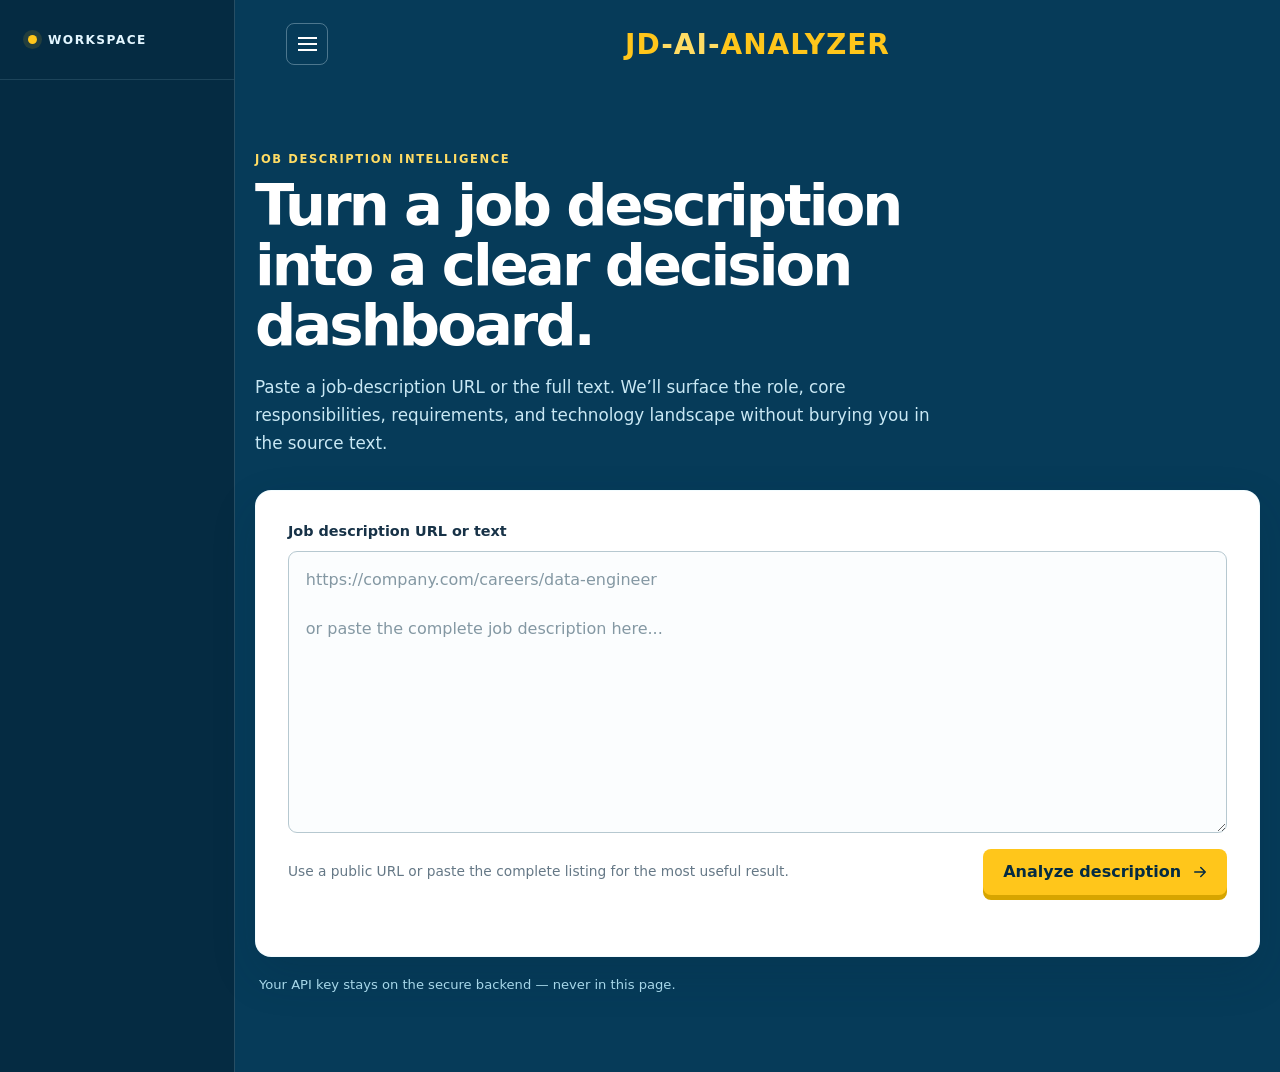
<file: index.html>
<!doctype html>
<html lang="en">
  <head>
    <meta charset="UTF-8" />
    <meta name="viewport" content="width=device-width, initial-scale=1.0" />
    <meta http-equiv="refresh" content="0; url=frontend/" />
    <title>JD-AI-ANALYZER</title>
    <script>window.location.replace("frontend/");</script>
  </head>
  <body>
    <p>Opening <a href="frontend/">JD-AI-ANALYZER</a>…</p>
  </body>
</html>
</file>
<file: frontend/css/style.css>
:root {
  --blue-950: #052b42;
  --blue-900: #063b59;
  --blue-700: #087eae;
  --blue-600: #0a94c7;
  --yellow: #ffc61b;
  --yellow-soft: #ffdc64;
  --ink: #173247;
  --muted: #657886;
  --line: #dce7eb;
  --surface: #ffffff;
  --shadow: 0 18px 45px rgba(1, 36, 54, 0.16);
  font-family: Inter, ui-sans-serif, system-ui, -apple-system, BlinkMacSystemFont, "Segoe UI", sans-serif;
  color: var(--ink);
  background: var(--blue-900);
}

* { box-sizing: border-box; }
html { scroll-behavior: smooth; }
body { min-width: 320px; margin: 0; background: var(--blue-900); }
button, textarea { font: inherit; }
button { cursor: pointer; }
button:disabled { cursor: wait; opacity: 0.65; }
a { color: inherit; }
h1, h2, h3, p, dd { overflow-wrap: break-word; }

.app-shell { display: flex; min-height: 100vh; background: var(--blue-900); }
.side-panel { display: flex; width: 235px; min-height: 100vh; flex: 0 0 235px; flex-direction: column; overflow: hidden; color: #e3f6ff; background: var(--blue-950); border-right: 1px solid rgba(194, 237, 255, 0.18); transition: flex-basis 180ms ease, width 180ms ease; }
.side-panel__top { display: flex; align-items: center; gap: 11px; height: 80px; padding: 0 28px; border-bottom: 1px solid rgba(194, 237, 255, 0.13); }
.panel-mark { width: 9px; height: 9px; border-radius: 50%; background: var(--yellow); box-shadow: 0 0 0 5px rgba(255, 198, 27, 0.12); }
.panel-label { font-size: 0.76rem; font-weight: 700; letter-spacing: 0.12em; text-transform: uppercase; }
.side-panel__empty { flex: 1; }
.app-shell.panel-collapsed .side-panel { width: 0; flex-basis: 0; border-right-color: transparent; }
.app-shell.panel-collapsed .side-panel > * { opacity: 0; }

.main-content { width: min(100%, 1440px); flex: 1; margin: 0 auto; }
.topbar { display: grid; grid-template-columns: 48px 1fr 48px; align-items: center; min-height: 88px; padding: 0 clamp(1.25rem, 4vw, 4.5rem); }
.menu-button { display: grid; width: 42px; height: 42px; padding: 10px; place-content: center; gap: 4px; border: 1px solid rgba(227, 246, 255, 0.32); border-radius: 8px; color: white; background: transparent; transition: background 160ms ease, border-color 160ms ease; }
.menu-button:hover, .menu-button:focus-visible { background: rgba(255, 255, 255, 0.12); border-color: var(--yellow); outline: none; }
.menu-button span { display: block; width: 19px; height: 2px; background: currentColor; }
.wordmark { justify-self: center; color: var(--yellow); font-size: clamp(1.15rem, 2.5vw, 1.75rem); font-weight: 900; letter-spacing: 0.035em; text-decoration: none; }
.wordmark span { color: var(--yellow-soft); }
.view { width: min(100% - 2.5rem, 1120px); margin: 0 auto; }

.input-view { display: grid; min-height: calc(100vh - 88px); align-content: center; padding: 4rem 0 5rem; }
.intro { max-width: 750px; margin-bottom: 2rem; }
.eyebrow, .card-kicker, .section-kicker { margin: 0 0 0.65rem; color: var(--yellow-soft); font-size: 0.72rem; font-weight: 800; letter-spacing: 0.14em; text-transform: uppercase; }
h1 { max-width: 800px; margin: 0; color: #fff; font-size: clamp(2rem, 4.5vw, 3.85rem); letter-spacing: -0.05em; line-height: 1.04; }
.intro-copy { max-width: 690px; margin: 1.15rem 0 0; color: #c9e8f4; font-size: 1.05rem; line-height: 1.65; }
.analysis-form { padding: clamp(1.1rem, 3vw, 2rem); border: 1px solid rgba(226, 247, 255, 0.44); border-radius: 16px; background: var(--surface); box-shadow: var(--shadow); }
.analysis-form label { display: block; margin-bottom: 0.75rem; color: var(--ink); font-size: 0.9rem; font-weight: 800; }
textarea { display: block; width: 100%; min-height: 208px; padding: 1rem 1.05rem; resize: vertical; border: 1px solid #b6c8d0; border-radius: 9px; color: var(--ink); background: #fbfdfe; font-size: 1rem; line-height: 1.55; outline: none; transition: border 160ms ease, box-shadow 160ms ease; }
textarea::placeholder { color: #8498a3; }
textarea:focus { border-color: var(--blue-600); box-shadow: 0 0 0 3px rgba(10, 148, 199, 0.18); }
.form-footer { display: flex; align-items: center; justify-content: space-between; gap: 1.25rem; margin-top: 1rem; }
.form-footer p { margin: 0; color: var(--muted); font-size: 0.86rem; line-height: 1.5; }
.primary-button, .secondary-button { display: inline-flex; align-items: center; justify-content: center; gap: 0.65rem; min-height: 46px; border-radius: 8px; font-weight: 800; transition: transform 160ms ease, background 160ms ease, box-shadow 160ms ease; }
.primary-button { flex: 0 0 auto; padding: 0 1.1rem 0 1.25rem; border: 0; color: var(--blue-950); background: var(--yellow); box-shadow: 0 5px 0 #d7a500; }
.primary-button:hover:not(:disabled) { background: #ffd04a; transform: translateY(-1px); }
.primary-button:active:not(:disabled) { transform: translateY(3px); box-shadow: 0 2px 0 #d7a500; }
.primary-button:focus-visible, .secondary-button:focus-visible, .text-button:focus-visible, summary:focus-visible { outline: 3px solid var(--blue-700); outline-offset: 3px; }
.primary-button svg { width: 18px; fill: none; stroke: currentColor; stroke-linecap: round; stroke-linejoin: round; stroke-width: 2; }
.form-message { min-height: 1.3em; margin: 0.65rem 0 0; color: #b02a37; font-size: 0.9rem; font-weight: 650; }
.privacy-note { margin: 1.25rem 0 0 0.25rem; color: #a7d7e9; font-size: 0.82rem; }

.dashboard-view { padding: 3.5rem 0 5rem; }
.dashboard-heading { display: flex; align-items: end; justify-content: space-between; gap: 1.5rem; margin-bottom: 1.5rem; }
.dashboard-heading h1 { font-size: clamp(2.1rem, 4vw, 3.4rem); }
.secondary-button { padding: 0 1.1rem; border: 1px solid rgba(226, 247, 255, 0.65); color: white; background: transparent; }
.secondary-button:hover { background: rgba(255, 255, 255, 0.12); }
.role-card { display: flex; align-items: center; justify-content: space-between; gap: 2rem; padding: clamp(1.45rem, 3vw, 2.15rem); border-radius: 16px; color: var(--ink); background: var(--surface); box-shadow: var(--shadow); }
.role-card__content { min-width: 0; }
.role-card .card-kicker { color: var(--blue-700); }
.role-card h2 { margin: 0; font-size: clamp(1.7rem, 3vw, 2.6rem); letter-spacing: -0.04em; }
.role-card p:not(.card-kicker) { max-width: 700px; margin: 0.55rem 0 0; color: var(--muted); line-height: 1.55; }
.role-meta { display: flex; max-width: 310px; flex-wrap: wrap; justify-content: flex-end; gap: 0.55rem; }
.meta-pill { padding: 0.44rem 0.65rem; border-radius: 999px; color: var(--blue-900); background: #e2f4fb; font-size: 0.8rem; font-weight: 750; }

.dashboard-section { margin-top: 1.25rem; padding: clamp(1.25rem, 3vw, 2rem); border: 1px solid rgba(220, 231, 235, 0.92); border-radius: 16px; background: var(--surface); box-shadow: 0 14px 35px rgba(1, 36, 54, 0.11); }
.section-heading { display: flex; align-items: start; justify-content: space-between; gap: 1.25rem; margin-bottom: 1.35rem; }
.section-heading h2 { margin: 0; color: var(--ink); font-size: clamp(1.25rem, 2vw, 1.55rem); letter-spacing: -0.03em; }
.section-kicker { color: var(--blue-700); }
.section-description { max-width: 300px; margin: 0.1rem 0 0; color: var(--muted); font-size: 0.87rem; line-height: 1.45; text-align: right; }
.section-count { flex: 0 0 auto; padding: 0.38rem 0.6rem; border: 1px solid #d9e8ed; border-radius: 999px; color: var(--muted); background: #f9fcfd; font-size: 0.76rem; font-weight: 750; }

.glance-grid { display: grid; grid-template-columns: repeat(auto-fit, minmax(175px, 1fr)); gap: 0.8rem; }
.glance-card { min-width: 0; padding: 1rem; border: 1px solid #dcecf1; border-radius: 11px; background: #f9fcfd; }
.glance-card__label { margin: 0 0 0.45rem; color: var(--muted); font-size: 0.7rem; font-weight: 800; letter-spacing: 0.08em; text-transform: uppercase; }
.glance-card__value { margin: 0; color: var(--ink); font-size: 0.98rem; font-weight: 800; line-height: 1.35; }
.glance-card__detail { display: -webkit-box; margin: 0.45rem 0 0; overflow: hidden; color: var(--muted); font-size: 0.78rem; line-height: 1.45; -webkit-box-orient: vertical; -webkit-line-clamp: 2; }

.responsibility-grid { display: grid; grid-template-columns: repeat(auto-fit, minmax(260px, 1fr)); gap: 0.9rem; }
.responsibility-card { min-width: 0; padding: 1.15rem; border: 1px solid #dcecf1; border-radius: 12px; background: #fbfdfe; }
.responsibility-card__title, .technology-card__title { margin: 0; color: var(--blue-900); font-size: 0.95rem; font-weight: 850; }
.responsibility-list { display: grid; gap: 0.6rem; margin: 0.85rem 0 0; padding: 0; list-style: none; }
.responsibility-list li { position: relative; padding-left: 1rem; color: var(--ink); font-size: 0.91rem; line-height: 1.48; }
.responsibility-list li::before { position: absolute; top: 0.56rem; left: 0; width: 5px; height: 5px; border-radius: 50%; background: var(--blue-600); content: ""; }
.text-button { margin-top: 0.9rem; padding: 0; border: 0; color: var(--blue-700); background: transparent; font-size: 0.82rem; font-weight: 800; text-decoration: underline; text-underline-offset: 3px; }

.technology-section { border-color: #c7e8f3; }
.technology-heading { align-items: center; }
.technology-summary { display: flex; align-items: center; justify-content: flex-end; flex-wrap: wrap; gap: 0.55rem; }
.diversity-badge { padding: 0.43rem 0.65rem; border-radius: 999px; font-size: 0.77rem; font-weight: 850; }
.diversity-badge--low { color: #315c74; background: #e7f0f4; }
.diversity-badge--moderate { color: #705000; background: #fff0b8; }
.diversity-badge--high { color: #076343; background: #d9f5e8; }
.technology-count { color: var(--muted); font-size: 0.8rem; font-weight: 700; white-space: nowrap; }
.technology-groups { display: grid; grid-template-columns: repeat(auto-fit, minmax(210px, 1fr)); gap: 0.8rem; }
.technology-card { min-width: 0; padding: 1rem; border: 1px solid #cce7f0; border-radius: 12px; background: #f8fdff; }
.technology-card__header { display: flex; align-items: baseline; justify-content: space-between; gap: 1rem; margin-bottom: 0.75rem; }
.technology-card__count { color: var(--blue-700); font-size: 0.8rem; font-weight: 850; }
.chip-list, .competency-list, .leadership-list { display: flex; flex-wrap: wrap; gap: 0.5rem; }
.technology-chip, .competency-chip, .leadership-chip { display: inline-flex; max-width: 100%; align-items: center; padding: 0.45rem 0.6rem; border-radius: 7px; font-size: 0.82rem; font-weight: 750; line-height: 1.25; }
.technology-chip { border: 1px solid #c7e5ef; color: var(--blue-900); background: #fff; }
.competency-chip { border: 1px solid #d5e6eb; color: #315264; background: #f7fbfc; }
.leadership-chip { border: 1px solid #d9d4f0; color: #50417c; background: #f8f7ff; }
.empty-state { margin: 0; padding: 1rem; border: 1px dashed #bdd3dc; border-radius: 10px; color: var(--muted); background: #fbfdfe; font-size: 0.92rem; line-height: 1.5; }
.section-note { margin: 1rem 0 0; padding-top: 0.9rem; border-top: 1px solid var(--line); color: var(--muted); font-size: 0.78rem; line-height: 1.5; }

.signal-grid { display: grid; grid-template-columns: repeat(auto-fit, minmax(195px, 1fr)); gap: 0.8rem; margin: 0; }
.signal-card { padding: 1rem; border: 1px solid #dcecf1; border-radius: 11px; background: #fbfdfe; }
.signal-card__label { margin-bottom: 0.4rem; color: var(--muted); font-size: 0.72rem; font-weight: 800; letter-spacing: 0.07em; text-transform: uppercase; }
.signal-card__value { margin: 0; color: var(--ink); font-size: 0.96rem; font-weight: 800; line-height: 1.4; }

.original-section { margin-top: 2.2rem; background: #f8fbfc; box-shadow: none; }
.original-jd { border: 1px solid #d7e6eb; border-radius: 10px; background: #fff; }
.original-jd summary { padding: 1rem 1.1rem; color: var(--blue-900); font-size: 0.9rem; font-weight: 800; cursor: pointer; }
.original-jd__content { padding: 0 1.1rem 1.1rem; border-top: 1px solid var(--line); }
.original-jd__text { max-height: 34rem; margin: 0; padding-top: 1rem; overflow: auto; color: #354d5d; font-family: inherit; font-size: 0.88rem; line-height: 1.65; white-space: pre-wrap; }
.source-note { margin: 1rem 0 0.5rem; color: var(--muted); font-size: 0.9rem; }
.source-link { display: inline-flex; margin-bottom: 0.1rem; color: var(--blue-700); font-size: 0.9rem; font-weight: 800; text-underline-offset: 3px; }

@media (max-width: 860px) {
  .side-panel { width: 70px; flex-basis: 70px; }
  .side-panel__top { justify-content: center; padding: 0; }
  .panel-label { display: none; }
  .view { width: min(100% - 2rem, 1120px); }
}

@media (max-width: 620px) {
  .topbar { grid-template-columns: 42px 1fr 42px; min-height: 72px; padding: 0 1rem; }
  .main-content { width: 100%; }
  .side-panel { position: fixed; z-index: 3; width: 215px; min-height: 100dvh; box-shadow: 10px 0 30px rgba(1, 36, 54, 0.3); }
  .app-shell.panel-collapsed .side-panel { width: 0; flex-basis: 0; }
  .view { width: min(100% - 1.5rem, 1120px); }
  .input-view { min-height: calc(100dvh - 72px); padding: 2.5rem 0 3rem; }
  .intro { margin-bottom: 1.5rem; }
  .intro-copy { font-size: 1rem; }
  .analysis-form { padding: 1rem; }
  textarea { min-height: 190px; }
  .form-footer, .dashboard-heading, .role-card { align-items: stretch; flex-direction: column; }
  .primary-button, .secondary-button { width: 100%; }
  .dashboard-view { padding: 2rem 0 3rem; }
  .role-meta { max-width: none; justify-content: flex-start; }
  .section-heading, .technology-heading { align-items: start; flex-direction: column; }
  .section-description { max-width: none; text-align: left; }
  .technology-summary { justify-content: flex-start; }
  .technology-count { white-space: normal; }
  .dashboard-section { padding: 1.15rem; }
  .original-jd__text { max-height: 27rem; }
}
</file>
